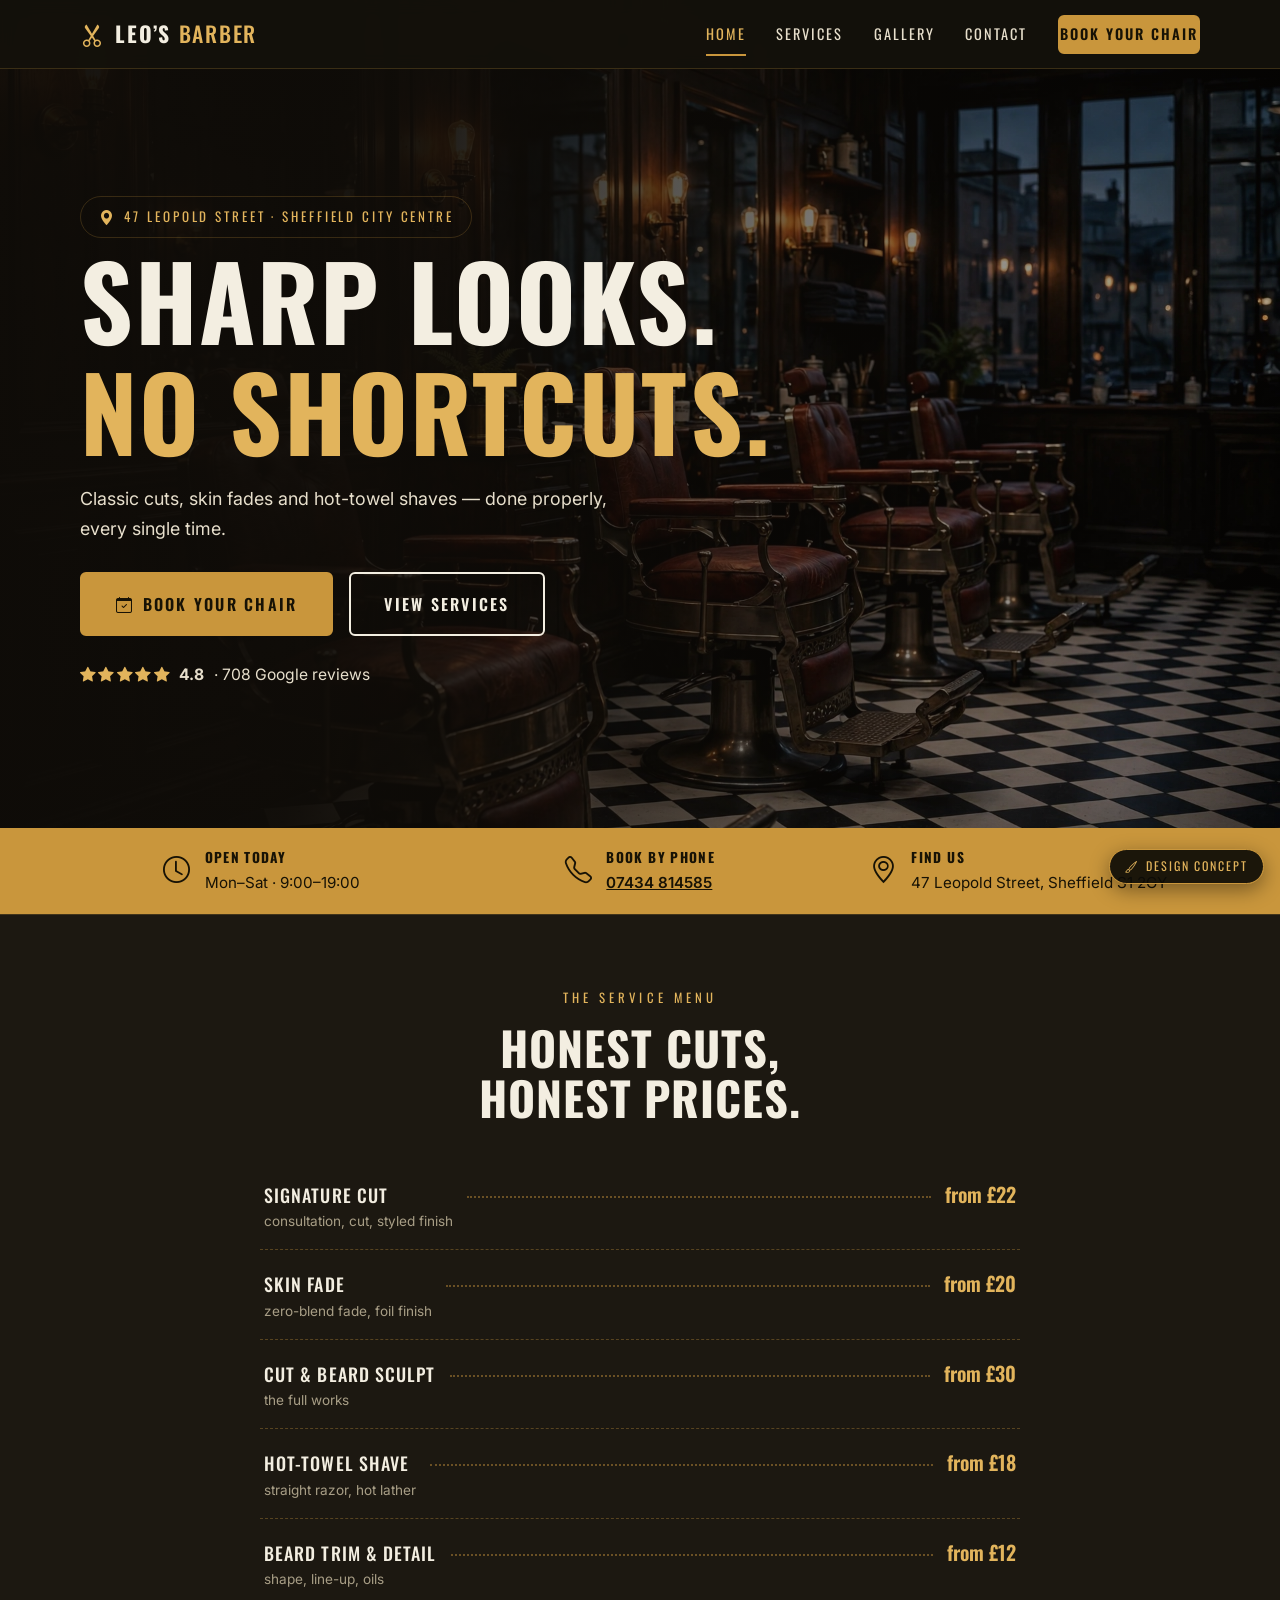
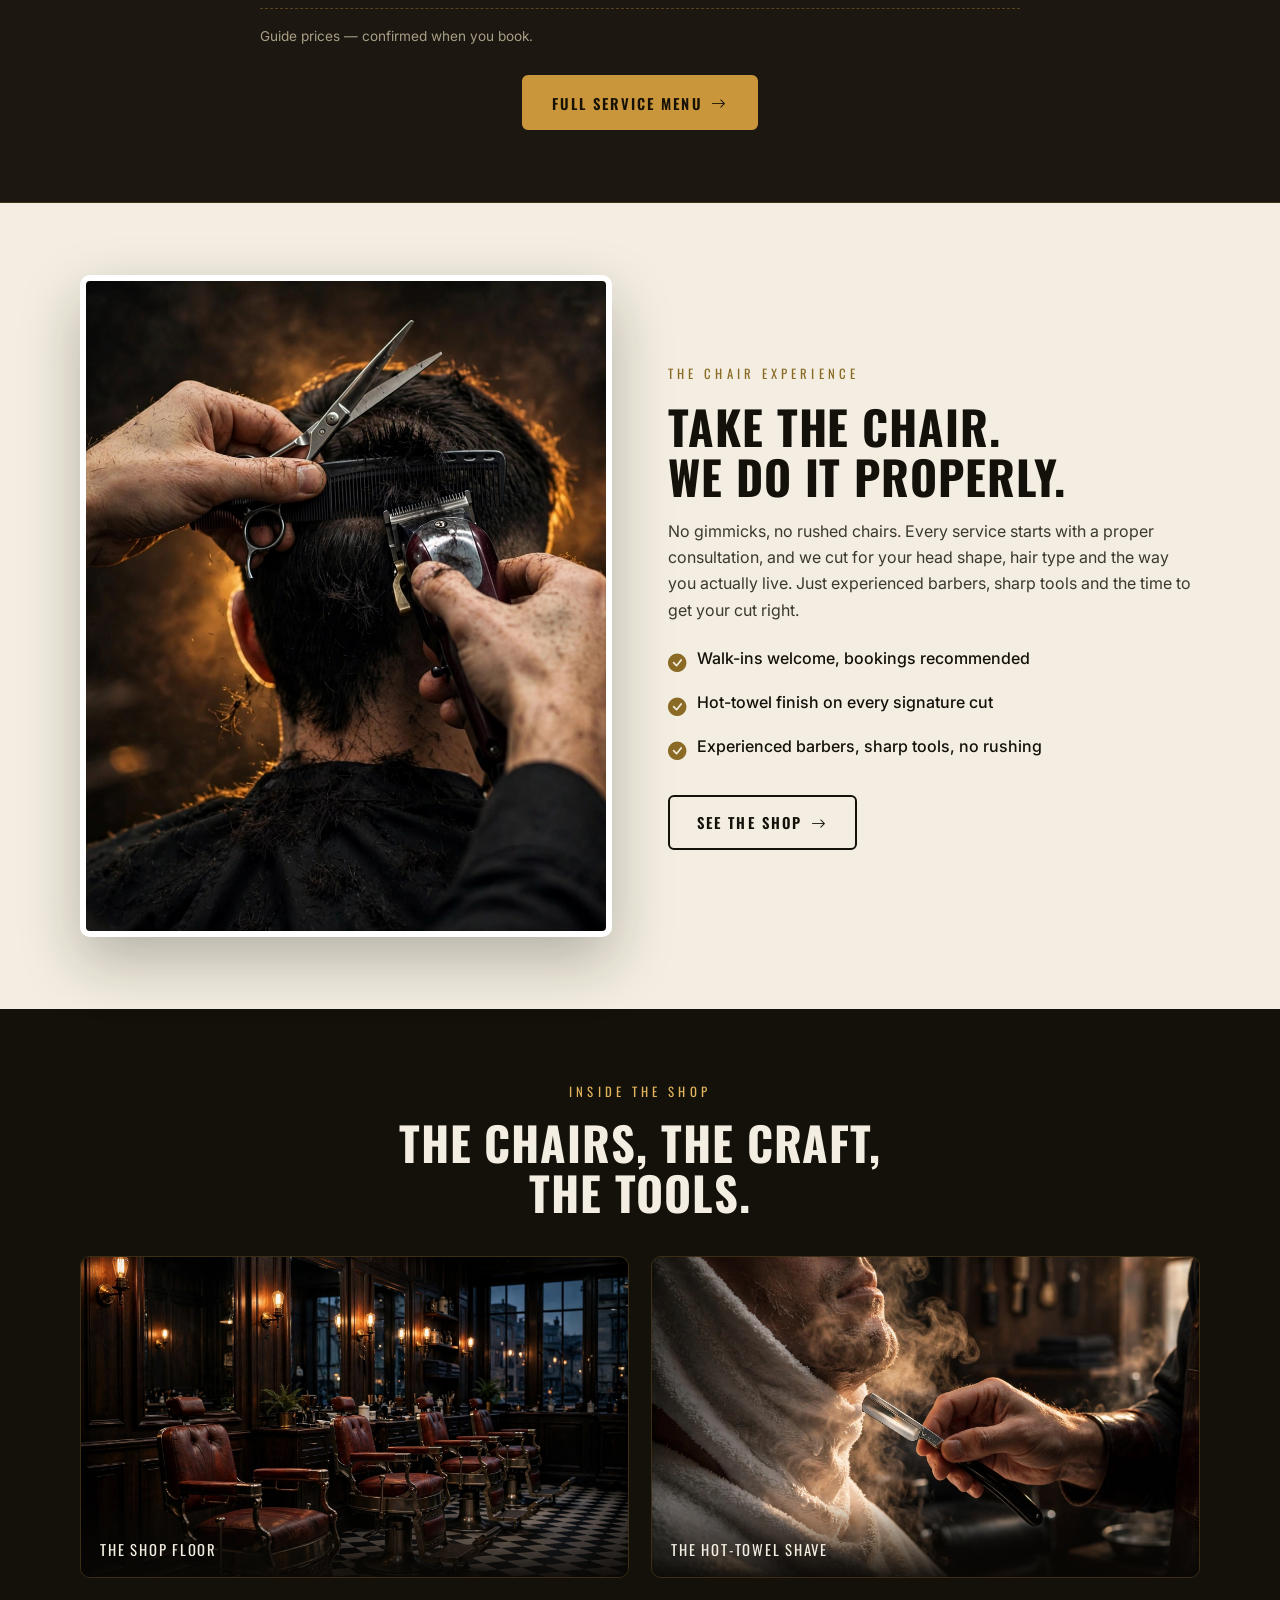
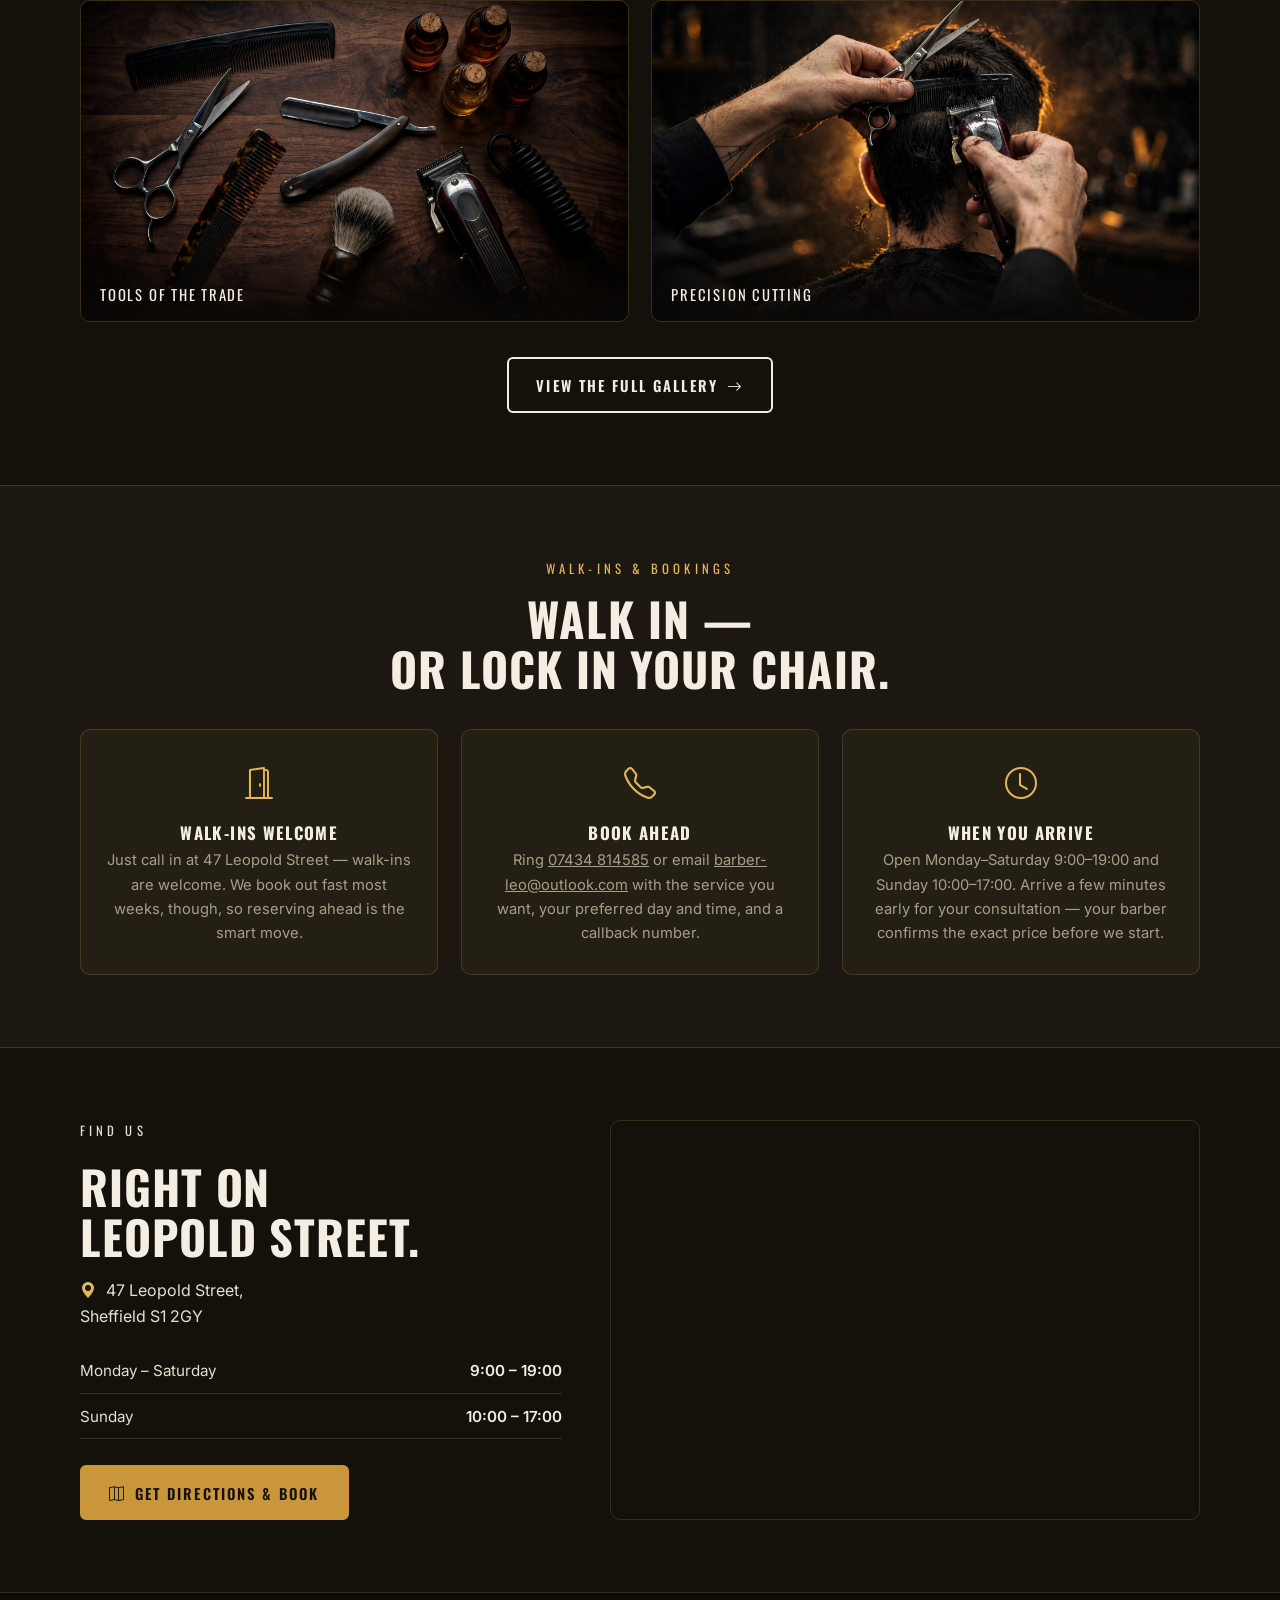
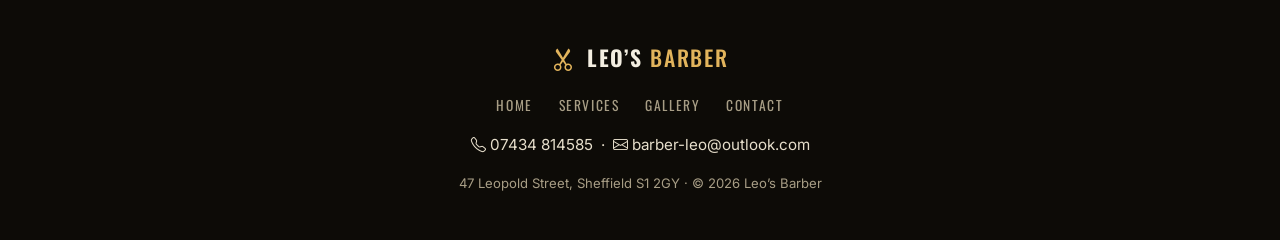
<file: index.html>
<!DOCTYPE html>
<html lang="en-GB">
<head>
<meta charset="UTF-8">
<meta name="viewport" content="width=device-width, initial-scale=1.0">
<title>Leo's Barber — Classic Cuts in Sheffield City Centre</title>
<meta name="description" content="Leo's Barber, 47 Leopold Street, Sheffield. Classic cuts, skin fades and hot-towel shaves from one of Sheffield's top-rated barbershops. Book your chair.">
<link rel="stylesheet" href="styles.css">
<link rel="preconnect" href="https://fonts.googleapis.com">
<link rel="preconnect" href="https://fonts.gstatic.com" crossorigin>
<link href="https://fonts.googleapis.com/css2?family=Oswald:wght@400;500;600;700&family=Inter:wght@400;500;600;700&display=swap" rel="stylesheet">
<link rel="stylesheet" href="https://cdn.jsdelivr.net/npm/bootstrap-icons@1.11.3/font/bootstrap-icons.min.css">
</head>
<body>

<header class="site-header">
  <div class="wrap header-inner">
    <a class="brand" href="index.html"><i class="bi bi-scissors"></i><span>LEO&rsquo;S <em>BARBER</em></span></a>
    <button class="nav-toggle" aria-label="Open menu" aria-expanded="false"><i class="bi bi-list"></i></button>
    <nav class="nav-links" aria-label="Main navigation">
      <a href="index.html" class="active">Home</a>
      <a href="services.html">Services</a>
      <a href="gallery.html">Gallery</a>
      <a href="contact.html">Contact</a>
      <a href="contact.html#book" class="btn btn-gold nav-cta">Book your chair</a>
    </nav>
  </div>
</header>

<main>
  <!-- HERO -->
  <section class="hero">
    <div class="wrap hero-inner">
      <p class="eyebrow"><i class="bi bi-geo-alt-fill"></i> 47 Leopold Street &middot; Sheffield City Centre</p>
      <h1>Sharp looks.<br><span class="gold-text">No shortcuts.</span></h1>
      <p class="lede">Classic cuts, skin fades and hot-towel shaves — done properly, every single time.</p>
      <div class="cta-row">
        <a class="btn btn-gold btn-lg" href="contact.html#book"><i class="bi bi-calendar-check"></i> Book your chair</a>
        <a class="btn btn-outline btn-lg" href="services.html">View services</a>
      </div>
      <p class="rating-line">
        <span class="stars" aria-hidden="true">
          <i class="bi bi-star-fill"></i><i class="bi bi-star-fill"></i><i class="bi bi-star-fill"></i><i class="bi bi-star-fill"></i><i class="bi bi-star-fill"></i>
        </span>
        <strong>4.8</strong> &middot; 708 Google reviews
      </p>
    </div>
  </section>

  <!-- QUICK INFO STRIP -->
  <section class="info-strip">
    <div class="wrap info-grid">
      <div class="info-tile">
        <i class="bi bi-clock"></i>
        <div><strong>Open today</strong><span>Mon&ndash;Sat &middot; 9:00&ndash;19:00</span></div>
      </div>
      <div class="info-tile">
        <i class="bi bi-telephone"></i>
        <div><strong>Book by phone</strong><span><a href="tel:+447434814585">07434 814585</a></span></div>
      </div>
      <div class="info-tile">
        <i class="bi bi-geo-alt"></i>
        <div><strong>Find us</strong><span>47 Leopold Street, Sheffield S1 2GY</span></div>
      </div>
    </div>
  </section>

  <!-- SERVICES PREVIEW : classic price list -->
  <section class="section price-section">
    <div class="wrap narrow">
      <p class="kicker">The service menu</p>
      <h2>Honest cuts,<br>honest prices.</h2>
      <ul class="price-list">
        <li><span class="pl-name">Signature Cut <small>consultation, cut, styled finish</small></span><span class="pl-dots" aria-hidden="true"></span><span class="pl-price">from &pound;22</span></li>
        <li><span class="pl-name">Skin Fade <small>zero-blend fade, foil finish</small></span><span class="pl-dots" aria-hidden="true"></span><span class="pl-price">from &pound;20</span></li>
        <li><span class="pl-name">Cut &amp; Beard Sculpt <small>the full works</small></span><span class="pl-dots" aria-hidden="true"></span><span class="pl-price">from &pound;30</span></li>
        <li><span class="pl-name">Hot-Towel Shave <small>straight razor, hot lather</small></span><span class="pl-dots" aria-hidden="true"></span><span class="pl-price">from &pound;18</span></li>
        <li><span class="pl-name">Beard Trim &amp; Detail <small>shape, line-up, oils</small></span><span class="pl-dots" aria-hidden="true"></span><span class="pl-price">from &pound;12</span></li>
      </ul>
      <p class="fineprint">Guide prices &mdash; confirmed when you book.</p>
      <div class="center"><a class="btn btn-gold" href="services.html">Full service menu <i class="bi bi-arrow-right"></i></a></div>
    </div>
  </section>

  <!-- CHAIR EXPERIENCE -->
  <section class="section about-section">
    <div class="wrap about-grid">
      <div class="about-img"><img src="images/cut.webp" alt="Barber shaping a sharp cut with clippers at Leo's Barber"></div>
      <div class="about-copy">
        <p class="kicker">The chair experience</p>
        <h2>Take the chair.<br>We do it properly.</h2>
        <p>No gimmicks, no rushed chairs. Every service starts with a proper consultation, and we cut for your head shape, hair type and the way you actually live. Just experienced barbers, sharp tools and the time to get your cut right.</p>
        <ul class="check-list">
          <li><i class="bi bi-check-circle-fill"></i> Walk-ins welcome, bookings recommended</li>
          <li><i class="bi bi-check-circle-fill"></i> Hot-towel finish on every signature cut</li>
          <li><i class="bi bi-check-circle-fill"></i> Experienced barbers, sharp tools, no rushing</li>
        </ul>
        <a class="btn btn-outline-dark" href="gallery.html">See the shop <i class="bi bi-arrow-right"></i></a>
      </div>
    </div>
  </section>


  <!-- GALLERY PREVIEW -->
  <section class="section gallery-preview">
    <div class="wrap">
      <p class="kicker">Inside the shop</p>
      <h2>The chairs, the craft,<br>the tools.</h2>
      <div class="gallery-grid" style="margin-top:2.4rem">
        <figure class="g-item">
          <img src="images/hero.webp" alt="The barbershop floor at Leo's Barber with vintage chairs and warm lighting">
          <figcaption>The shop floor</figcaption>
        </figure>
        <figure class="g-item">
          <img src="images/shave.webp" alt="Hot-towel straight-razor shave in progress at Leo's Barber">
          <figcaption>The hot-towel shave</figcaption>
        </figure>
        <figure class="g-item">
          <img src="images/tools.webp" alt="Barber tools laid out on a dark wood counter at Leo's Barber">
          <figcaption>Tools of the trade</figcaption>
        </figure>
        <figure class="g-item">
          <img src="images/cut.webp" alt="Barber shaping a sharp cut with clippers at Leo's Barber">
          <figcaption>Precision cutting</figcaption>
        </figure>
      </div>
      <div class="center" style="margin-top:2.2rem"><a class="btn btn-outline" href="gallery.html">View the full gallery <i class="bi bi-arrow-right"></i></a></div>
    </div>
  </section>



  <!-- WALK-INS & BOOKING -->
  <section class="section how-section">
    <div class="wrap">
      <p class="kicker">Walk-ins &amp; bookings</p>
      <h2>Walk in &mdash;<br>or lock in your chair.</h2>
      <div class="steps">
        <div class="step">
          <i class="bi bi-door-open"></i>
          <h3>Walk-ins welcome</h3>
          <p>Just call in at 47 Leopold Street &mdash; walk-ins are welcome. We book out fast most weeks, though, so reserving ahead is the smart move.</p>
        </div>
        <div class="step">
          <i class="bi bi-telephone"></i>
          <h3>Book ahead</h3>
          <p>Ring <a href="tel:+447434814585">07434 814585</a> or email <a href="mailto:barber-leo@outlook.com">barber-leo@outlook.com</a> with the service you want, your preferred day and time, and a callback number.</p>
        </div>
        <div class="step">
          <i class="bi bi-clock"></i>
          <h3>When you arrive</h3>
          <p>Open Monday&ndash;Saturday 9:00&ndash;19:00 and Sunday 10:00&ndash;17:00. Arrive a few minutes early for your consultation &mdash; your barber confirms the exact price before we start.</p>
        </div>
      </div>
    </div>
  </section>

  <!-- FIND US -->
  <section class="section findus-section">
    <div class="wrap findus-grid">
      <div class="findus-copy">
        <p class="kicker">Find us</p>
        <h2>Right on<br>Leopold Street.</h2>
        <p><i class="bi bi-geo-alt-fill"></i> 47 Leopold Street,<br>Sheffield S1 2GY</p>
        <table class="hours-table">
          <tr><td>Monday &ndash; Saturday</td><td>9:00 &ndash; 19:00</td></tr>
          <tr><td>Sunday</td><td>10:00 &ndash; 17:00</td></tr>
        </table>
        <a class="btn btn-gold" href="contact.html"><i class="bi bi-map"></i> Get directions &amp; book</a>
      </div>
      <div class="map-frame">
        <iframe title="Map — Leo's Barber, 47 Leopold Street, Sheffield" src="https://www.google.com/maps?q=47+Leopold+Street,+Sheffield+S1+2GY,+UK&amp;output=embed" loading="lazy" referrerpolicy="no-referrer-when-downgrade"></iframe>
      </div>
    </div>
  </section>
</main>

<footer class="site-footer">
  <div class="wrap footer-inner">
    <a class="brand" href="index.html"><i class="bi bi-scissors"></i><span>LEO&rsquo;S <em>BARBER</em></span></a>
    <nav class="footer-nav" aria-label="Footer">
      <a href="index.html">Home</a>
      <a href="services.html">Services</a>
      <a href="gallery.html">Gallery</a>
      <a href="contact.html">Contact</a>
    </nav>
    <p class="footer-contact"><i class="bi bi-telephone"></i> <a href="tel:+447434814585">07434 814585</a> &nbsp;&middot;&nbsp; <i class="bi bi-envelope"></i> <a href="mailto:barber-leo@outlook.com">barber-leo@outlook.com</a></p>
    <p class="footer-small">47 Leopold Street, Sheffield S1 2GY &middot; &copy; 2026 Leo&rsquo;s Barber</p>
  </div>
</footer>

<span class="concept-badge"><i class="bi bi-brush"></i> Design concept</span>
<script src="menu.js"></script>
</body>
</html>
</file>
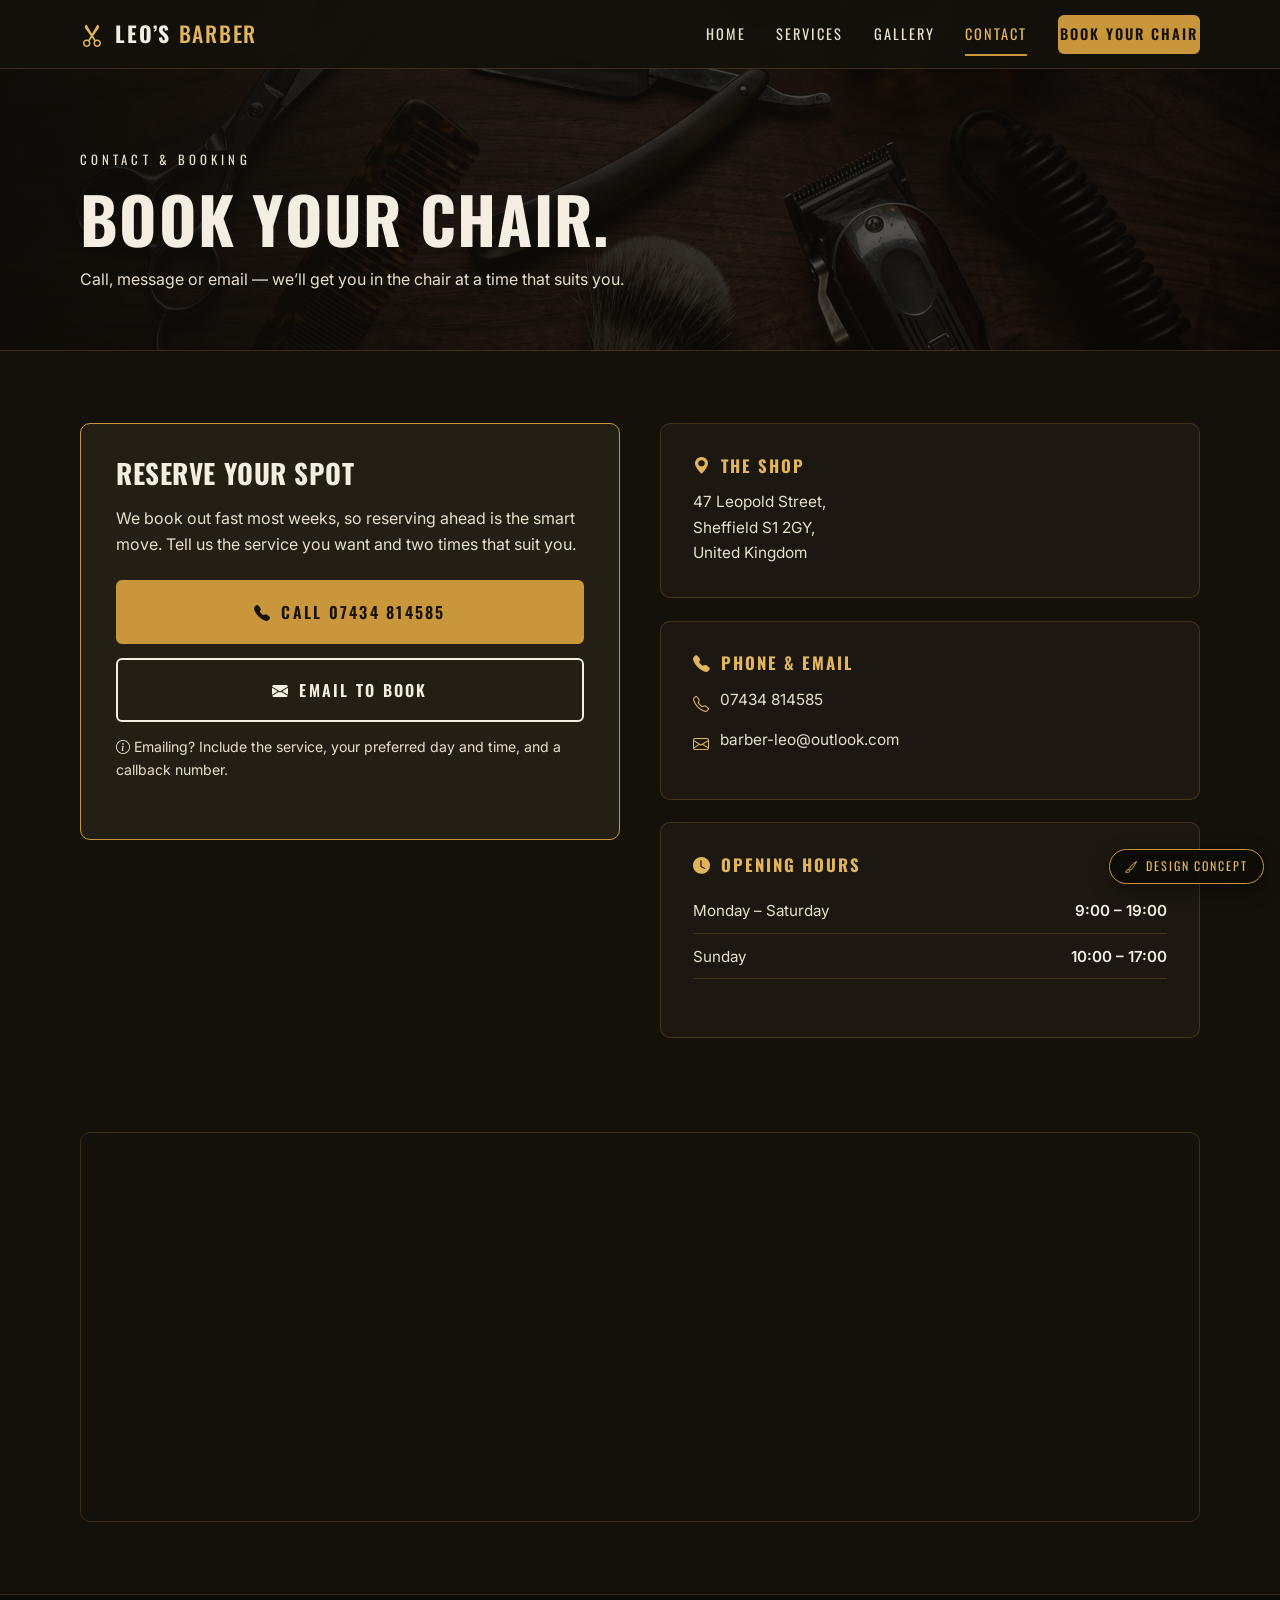
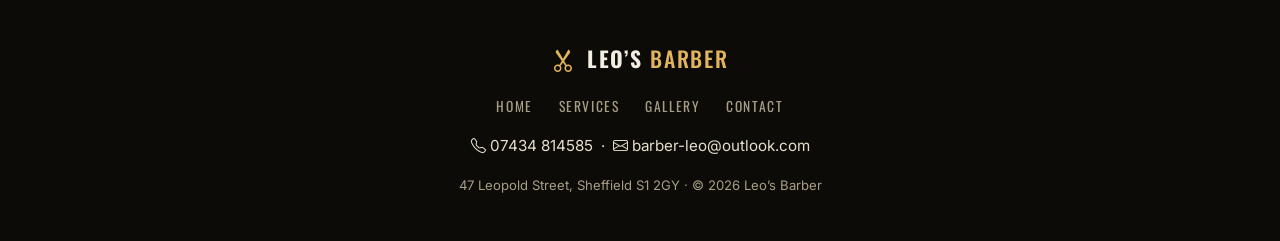
<file: contact.html>
<!DOCTYPE html>
<html lang="en-GB">
<head>
<meta charset="UTF-8">
<meta name="viewport" content="width=device-width, initial-scale=1.0">
<title>Contact &amp; Booking — Leo's Barber, Sheffield</title>
<meta name="description" content="Book your chair at Leo's Barber, 47 Leopold Street, Sheffield S1 2GY. Call 07434 814585 or email barber-leo@outlook.com. Open Mon–Sat 9:00–19:00, Sun 10:00–17:00.">
<link rel="stylesheet" href="styles.css">
<link rel="preconnect" href="https://fonts.googleapis.com">
<link rel="preconnect" href="https://fonts.gstatic.com" crossorigin>
<link href="https://fonts.googleapis.com/css2?family=Oswald:wght@400;500;600;700&family=Inter:wght@400;500;600;700&display=swap" rel="stylesheet">
<link rel="stylesheet" href="https://cdn.jsdelivr.net/npm/bootstrap-icons@1.11.3/font/bootstrap-icons.min.css">
</head>
<body>

<header class="site-header">
  <div class="wrap header-inner">
    <a class="brand" href="index.html"><i class="bi bi-scissors"></i><span>LEO&rsquo;S <em>BARBER</em></span></a>
    <button class="nav-toggle" aria-label="Open menu" aria-expanded="false"><i class="bi bi-list"></i></button>
    <nav class="nav-links" aria-label="Main navigation">
      <a href="index.html">Home</a>
      <a href="services.html">Services</a>
      <a href="gallery.html">Gallery</a>
      <a href="contact.html" class="active">Contact</a>
      <a href="contact.html#book" class="btn btn-gold nav-cta">Book your chair</a>
    </nav>
  </div>
</header>

<main>
  <section class="page-hero">
    <div class="wrap">
      <p class="kicker">Contact &amp; booking</p>
      <h1>Book your chair.</h1>
      <p>Call, message or email &mdash; we&rsquo;ll get you in the chair at a time that suits you.</p>
    </div>
  </section>

  <section class="section" id="book">
    <div class="wrap contact-grid">
      <div class="book-panel">
        <h2>Reserve your spot</h2>
        <p>We book out fast most weeks, so reserving ahead is the smart move. Tell us the service you want and two times that suit you.</p>
        <div class="book-actions">
          <a class="btn btn-gold btn-lg" href="tel:+447434814585"><i class="bi bi-telephone-fill"></i> Call 07434 814585</a>
          <a class="btn btn-outline btn-lg" href="mailto:barber-leo@outlook.com?subject=Booking%20request%20—%20Leo's%20Barber"><i class="bi bi-envelope-fill"></i> Email to book</a>
        </div>
        <p class="book-note"><i class="bi bi-info-circle"></i> Emailing? Include the service, your preferred day and time, and a callback number.</p>
      </div>

      <div>
        <div class="contact-card">
          <h3><i class="bi bi-geo-alt-fill"></i> The shop</h3>
          <p>47 Leopold Street,<br>Sheffield S1 2GY,<br>United Kingdom</p>
        </div>
        <div class="contact-card">
          <h3><i class="bi bi-telephone-fill"></i> Phone &amp; email</h3>
          <div class="rowline"><i class="bi bi-telephone"></i><p><a href="tel:+447434814585">07434 814585</a></p></div>
          <div class="rowline"><i class="bi bi-envelope"></i><p><a href="mailto:barber-leo@outlook.com">barber-leo@outlook.com</a></p></div>
        </div>
        <div class="contact-card">
          <h3><i class="bi bi-clock-fill"></i> Opening hours</h3>
          <table class="hours-table">
            <tr><td>Monday &ndash; Saturday</td><td>9:00 &ndash; 19:00</td></tr>
            <tr><td>Sunday</td><td>10:00 &ndash; 17:00</td></tr>
          </table>
        </div>
      </div>
    </div>
  </section>

  <section class="section" style="padding-top:0">
    <div class="wrap">
      <div class="map-frame" style="min-height:380px">
        <iframe title="Map — Leo's Barber, 47 Leopold Street, Sheffield" src="https://www.google.com/maps?q=47+Leopold+Street,+Sheffield+S1+2GY,+UK&amp;output=embed" loading="lazy" referrerpolicy="no-referrer-when-downgrade" style="min-height:380px"></iframe>
      </div>
    </div>
  </section>
</main>

<footer class="site-footer">
  <div class="wrap footer-inner">
    <a class="brand" href="index.html"><i class="bi bi-scissors"></i><span>LEO&rsquo;S <em>BARBER</em></span></a>
    <nav class="footer-nav" aria-label="Footer">
      <a href="index.html">Home</a>
      <a href="services.html">Services</a>
      <a href="gallery.html">Gallery</a>
      <a href="contact.html">Contact</a>
    </nav>
    <p class="footer-contact"><i class="bi bi-telephone"></i> <a href="tel:+447434814585">07434 814585</a> &nbsp;&middot;&nbsp; <i class="bi bi-envelope"></i> <a href="mailto:barber-leo@outlook.com">barber-leo@outlook.com</a></p>
    <p class="footer-small">47 Leopold Street, Sheffield S1 2GY &middot; &copy; 2026 Leo&rsquo;s Barber</p>
  </div>
</footer>

<span class="concept-badge"><i class="bi bi-brush"></i> Design concept</span>
<script src="menu.js"></script>
</body>
</html>
</file>
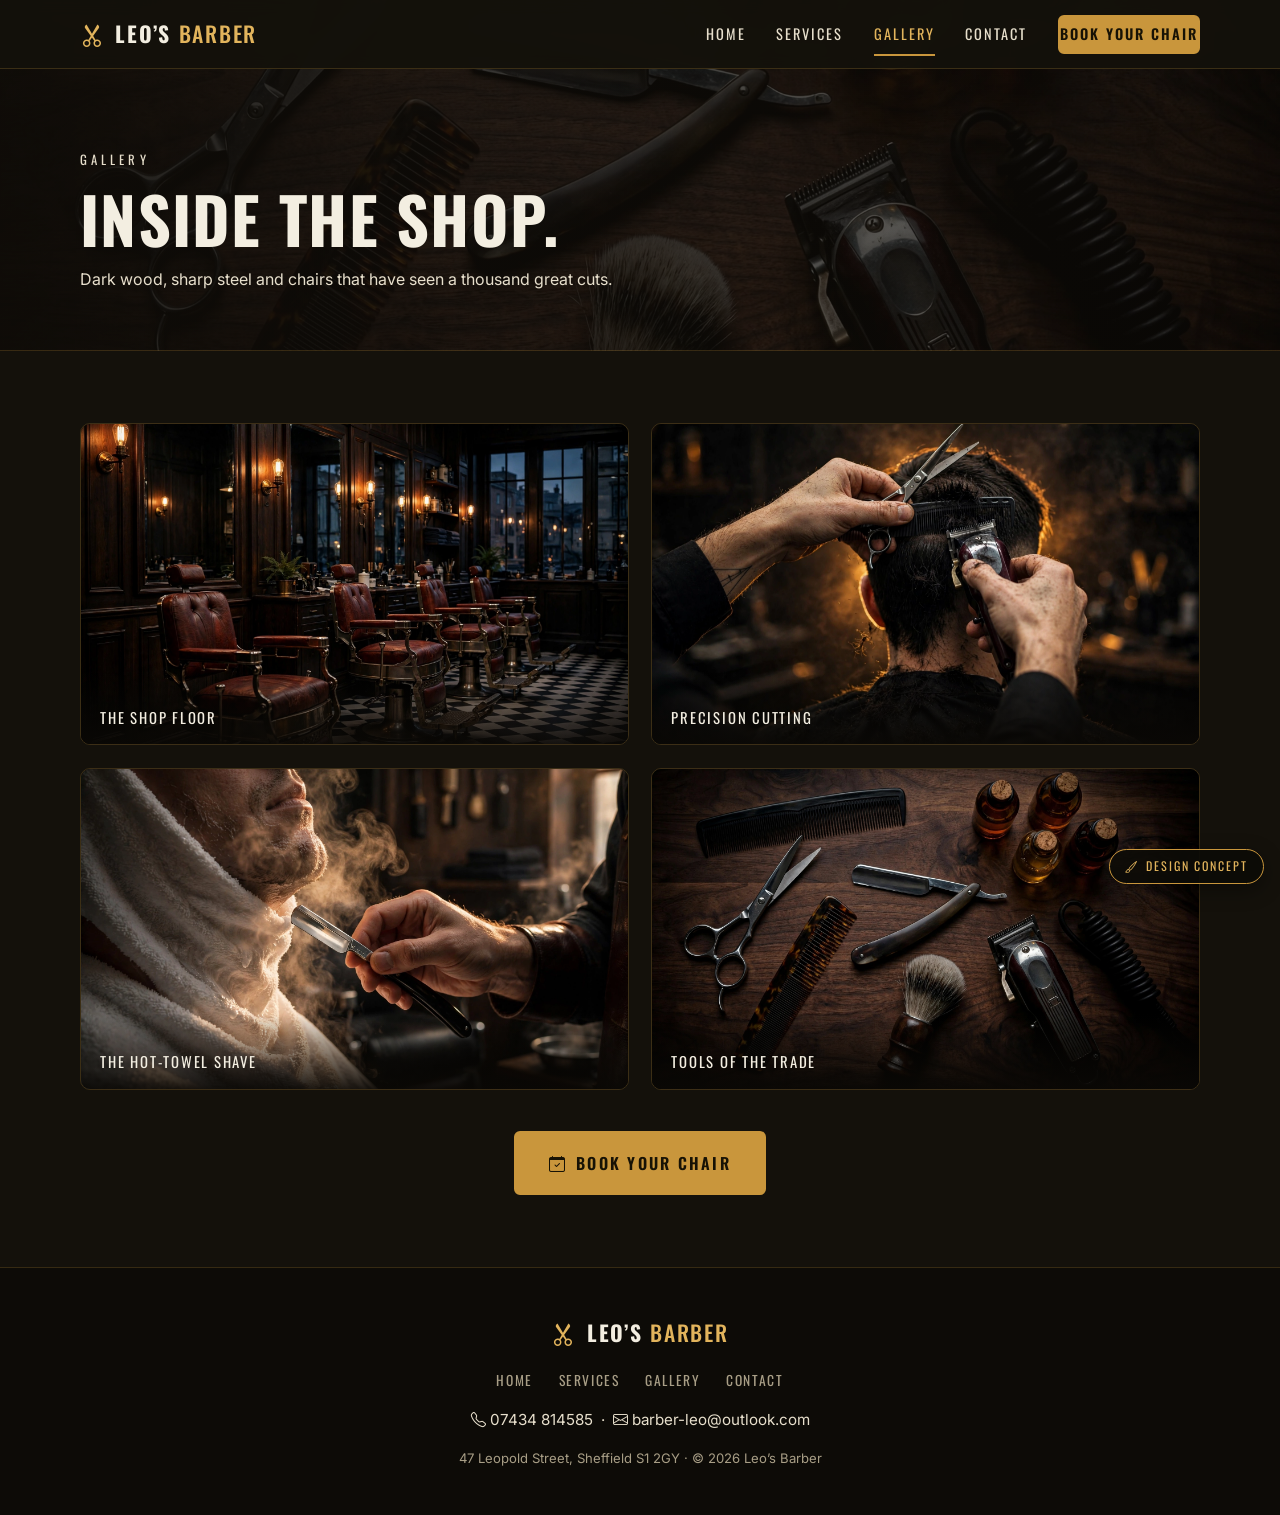
<file: gallery.html>
<!DOCTYPE html>
<html lang="en-GB">
<head>
<meta charset="UTF-8">
<meta name="viewport" content="width=device-width, initial-scale=1.0">
<title>Gallery — Leo's Barber, Sheffield</title>
<meta name="description" content="Inside Leo's Barber on Leopold Street, Sheffield: the chairs, the craft and the tools of the trade.">
<link rel="stylesheet" href="styles.css">
<link rel="preconnect" href="https://fonts.googleapis.com">
<link rel="preconnect" href="https://fonts.gstatic.com" crossorigin>
<link href="https://fonts.googleapis.com/css2?family=Oswald:wght@400;500;600;700&family=Inter:wght@400;500;600;700&display=swap" rel="stylesheet">
<link rel="stylesheet" href="https://cdn.jsdelivr.net/npm/bootstrap-icons@1.11.3/font/bootstrap-icons.min.css">
</head>
<body>

<header class="site-header">
  <div class="wrap header-inner">
    <a class="brand" href="index.html"><i class="bi bi-scissors"></i><span>LEO&rsquo;S <em>BARBER</em></span></a>
    <button class="nav-toggle" aria-label="Open menu" aria-expanded="false"><i class="bi bi-list"></i></button>
    <nav class="nav-links" aria-label="Main navigation">
      <a href="index.html">Home</a>
      <a href="services.html">Services</a>
      <a href="gallery.html" class="active">Gallery</a>
      <a href="contact.html">Contact</a>
      <a href="contact.html#book" class="btn btn-gold nav-cta">Book your chair</a>
    </nav>
  </div>
</header>

<main>
  <section class="page-hero">
    <div class="wrap">
      <p class="kicker">Gallery</p>
      <h1>Inside the shop.</h1>
      <p>Dark wood, sharp steel and chairs that have seen a thousand great cuts.</p>
    </div>
  </section>

  <section class="section">
    <div class="wrap">
      <div class="gallery-grid">
        <figure class="g-item">
          <img src="images/hero.webp" alt="The barbershop floor at Leo's Barber with vintage chairs and warm lighting">
          <figcaption>The shop floor</figcaption>
        </figure>
        <figure class="g-item">
          <img src="images/cut.webp" alt="Barber shaping a sharp cut with clippers">
          <figcaption>Precision cutting</figcaption>
        </figure>
        <figure class="g-item">
          <img src="images/shave.webp" alt="Hot-towel straight-razor shave in progress">
          <figcaption>The hot-towel shave</figcaption>
        </figure>
        <figure class="g-item">
          <img src="images/tools.webp" alt="Barber tools laid out on a dark wood counter">
          <figcaption>Tools of the trade</figcaption>
        </figure>
      </div>
      <div class="center" style="margin-top:2.6rem">
        <a class="btn btn-gold btn-lg" href="contact.html#book"><i class="bi bi-calendar-check"></i> Book your chair</a>
      </div>
    </div>
  </section>
</main>

<footer class="site-footer">
  <div class="wrap footer-inner">
    <a class="brand" href="index.html"><i class="bi bi-scissors"></i><span>LEO&rsquo;S <em>BARBER</em></span></a>
    <nav class="footer-nav" aria-label="Footer">
      <a href="index.html">Home</a>
      <a href="services.html">Services</a>
      <a href="gallery.html">Gallery</a>
      <a href="contact.html">Contact</a>
    </nav>
    <p class="footer-contact"><i class="bi bi-telephone"></i> <a href="tel:+447434814585">07434 814585</a> &nbsp;&middot;&nbsp; <i class="bi bi-envelope"></i> <a href="mailto:barber-leo@outlook.com">barber-leo@outlook.com</a></p>
    <p class="footer-small">47 Leopold Street, Sheffield S1 2GY &middot; &copy; 2026 Leo&rsquo;s Barber</p>
  </div>
</footer>

<span class="concept-badge"><i class="bi bi-brush"></i> Design concept</span>
<script src="menu.js"></script>
</body>
</html>
</file>
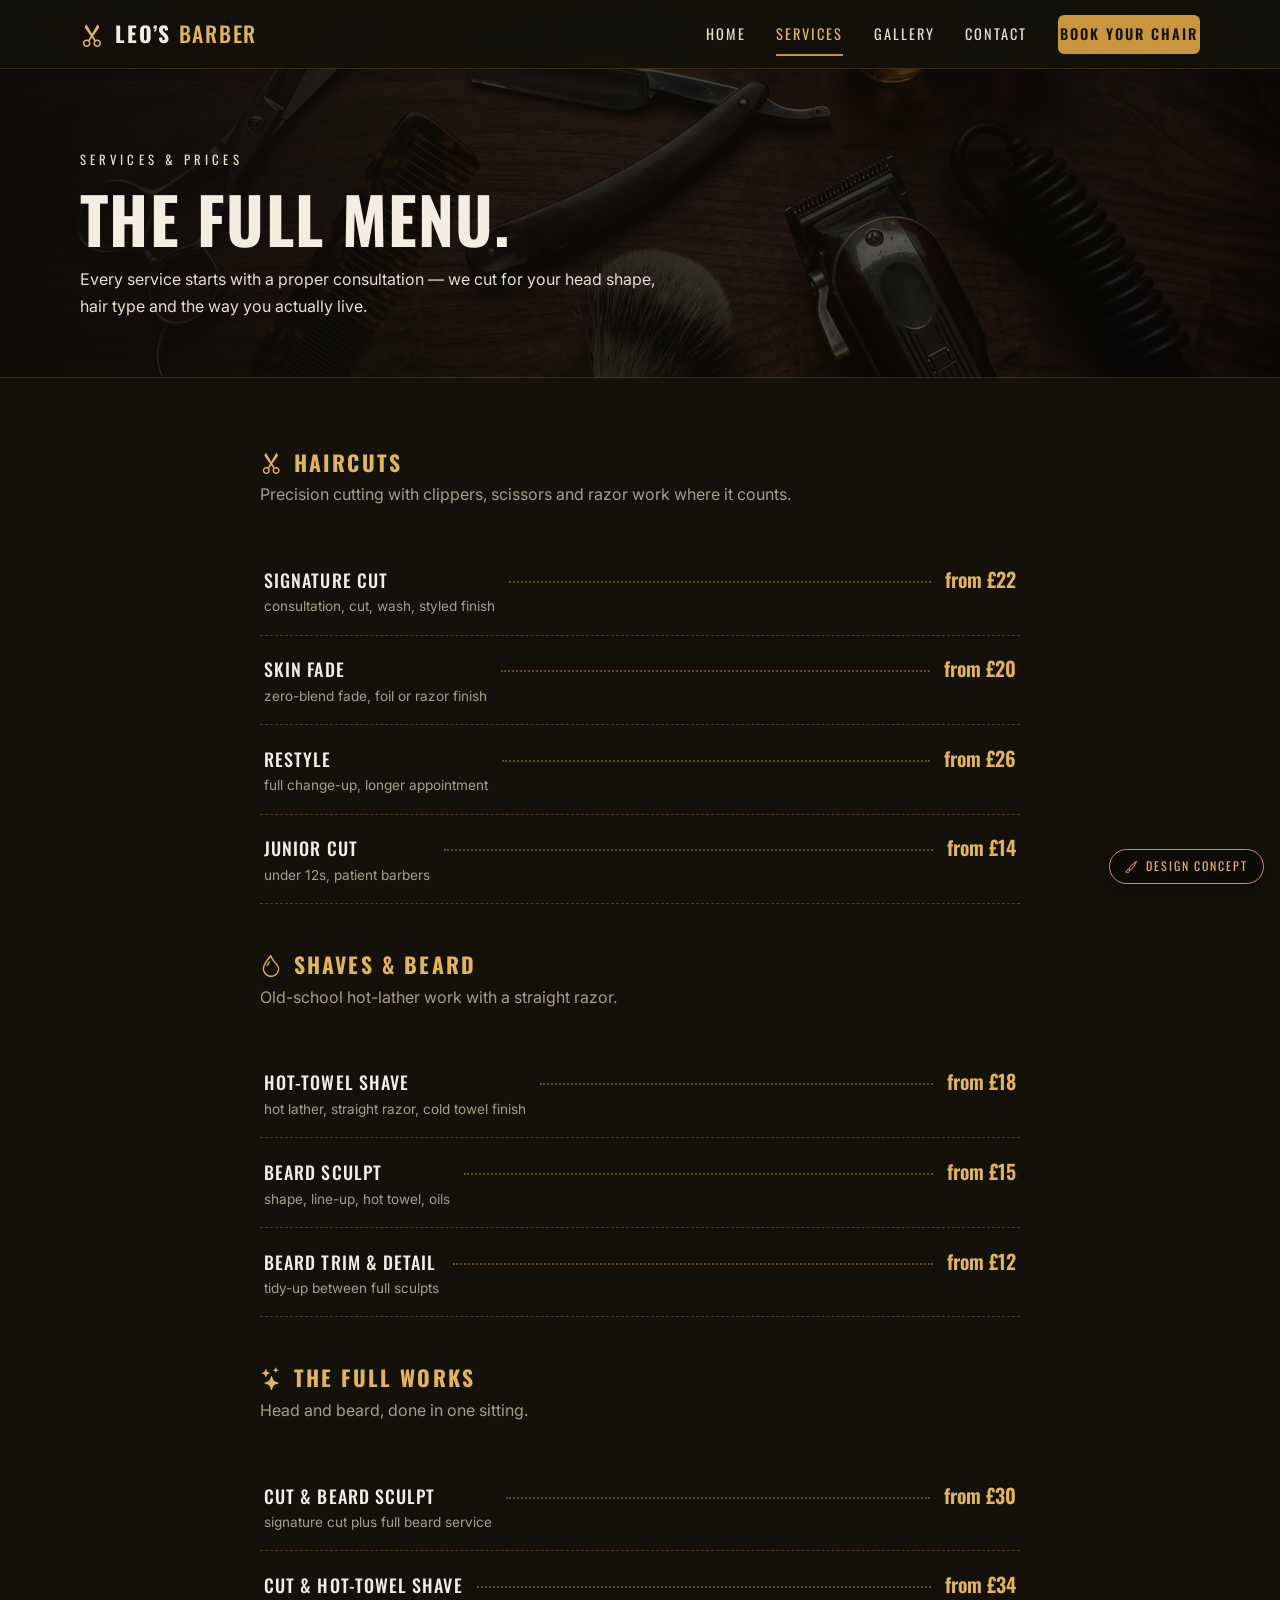
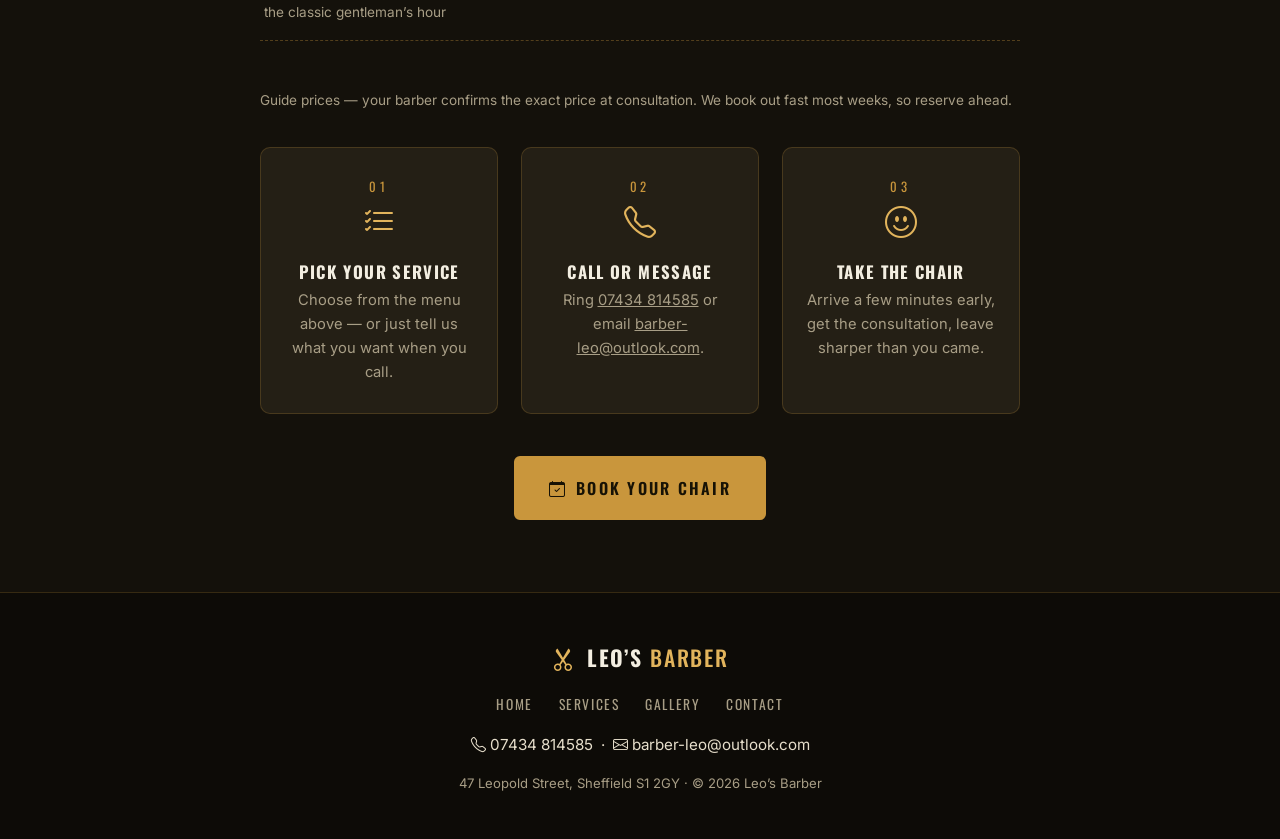
<file: services.html>
<!DOCTYPE html>
<html lang="en-GB">
<head>
<meta charset="UTF-8">
<meta name="viewport" content="width=device-width, initial-scale=1.0">
<title>Services &amp; Prices — Leo's Barber, Sheffield</title>
<meta name="description" content="The full service menu at Leo's Barber, Sheffield: signature cuts, skin fades, hot-towel shaves and beard sculpting. Guide prices confirmed when you book.">
<link rel="stylesheet" href="styles.css">
<link rel="preconnect" href="https://fonts.googleapis.com">
<link rel="preconnect" href="https://fonts.gstatic.com" crossorigin>
<link href="https://fonts.googleapis.com/css2?family=Oswald:wght@400;500;600;700&family=Inter:wght@400;500;600;700&display=swap" rel="stylesheet">
<link rel="stylesheet" href="https://cdn.jsdelivr.net/npm/bootstrap-icons@1.11.3/font/bootstrap-icons.min.css">
</head>
<body>

<header class="site-header">
  <div class="wrap header-inner">
    <a class="brand" href="index.html"><i class="bi bi-scissors"></i><span>LEO&rsquo;S <em>BARBER</em></span></a>
    <button class="nav-toggle" aria-label="Open menu" aria-expanded="false"><i class="bi bi-list"></i></button>
    <nav class="nav-links" aria-label="Main navigation">
      <a href="index.html">Home</a>
      <a href="services.html" class="active">Services</a>
      <a href="gallery.html">Gallery</a>
      <a href="contact.html">Contact</a>
      <a href="contact.html#book" class="btn btn-gold nav-cta">Book your chair</a>
    </nav>
  </div>
</header>

<main>
  <section class="page-hero">
    <div class="wrap">
      <p class="kicker">Services &amp; prices</p>
      <h1>The full menu.</h1>
      <p>Every service starts with a proper consultation &mdash; we cut for your head shape, hair type and the way you actually live.</p>
    </div>
  </section>

  <section class="section">
    <div class="wrap narrow">

      <div class="service-group">
        <h3><i class="bi bi-scissors"></i> Haircuts</h3>
        <p>Precision cutting with clippers, scissors and razor work where it counts.</p>
        <ul class="price-list">
          <li><span class="pl-name">Signature Cut <small>consultation, cut, wash, styled finish</small></span><span class="pl-dots" aria-hidden="true"></span><span class="pl-price">from &pound;22</span></li>
          <li><span class="pl-name">Skin Fade <small>zero-blend fade, foil or razor finish</small></span><span class="pl-dots" aria-hidden="true"></span><span class="pl-price">from &pound;20</span></li>
          <li><span class="pl-name">Restyle <small>full change-up, longer appointment</small></span><span class="pl-dots" aria-hidden="true"></span><span class="pl-price">from &pound;26</span></li>
          <li><span class="pl-name">Junior Cut <small>under 12s, patient barbers</small></span><span class="pl-dots" aria-hidden="true"></span><span class="pl-price">from &pound;14</span></li>
        </ul>
      </div>

      <div class="service-group">
        <h3><i class="bi bi-droplet"></i> Shaves &amp; Beard</h3>
        <p>Old-school hot-lather work with a straight razor.</p>
        <ul class="price-list">
          <li><span class="pl-name">Hot-Towel Shave <small>hot lather, straight razor, cold towel finish</small></span><span class="pl-dots" aria-hidden="true"></span><span class="pl-price">from &pound;18</span></li>
          <li><span class="pl-name">Beard Sculpt <small>shape, line-up, hot towel, oils</small></span><span class="pl-dots" aria-hidden="true"></span><span class="pl-price">from &pound;15</span></li>
          <li><span class="pl-name">Beard Trim &amp; Detail <small>tidy-up between full sculpts</small></span><span class="pl-dots" aria-hidden="true"></span><span class="pl-price">from &pound;12</span></li>
        </ul>
      </div>

      <div class="service-group">
        <h3><i class="bi bi-stars"></i> The Full Works</h3>
        <p>Head and beard, done in one sitting.</p>
        <ul class="price-list">
          <li><span class="pl-name">Cut &amp; Beard Sculpt <small>signature cut plus full beard service</small></span><span class="pl-dots" aria-hidden="true"></span><span class="pl-price">from &pound;30</span></li>
          <li><span class="pl-name">Cut &amp; Hot-Towel Shave <small>the classic gentleman&rsquo;s hour</small></span><span class="pl-dots" aria-hidden="true"></span><span class="pl-price">from &pound;34</span></li>
        </ul>
      </div>

      <p class="fineprint">Guide prices &mdash; your barber confirms the exact price at consultation. We book out fast most weeks, so reserve ahead.</p>

      <div class="steps">
        <div class="step">
          <p class="num">01</p>
          <i class="bi bi-list-check"></i>
          <h3>Pick your service</h3>
          <p>Choose from the menu above &mdash; or just tell us what you want when you call.</p>
        </div>
        <div class="step">
          <p class="num">02</p>
          <i class="bi bi-telephone"></i>
          <h3>Call or message</h3>
          <p>Ring <a href="tel:+447434814585">07434 814585</a> or email <a href="mailto:barber-leo@outlook.com">barber-leo@outlook.com</a>.</p>
        </div>
        <div class="step">
          <p class="num">03</p>
          <i class="bi bi-emoji-smile"></i>
          <h3>Take the chair</h3>
          <p>Arrive a few minutes early, get the consultation, leave sharper than you came.</p>
        </div>
      </div>

      <div class="center" style="margin-top:2.6rem">
        <a class="btn btn-gold btn-lg" href="contact.html#book"><i class="bi bi-calendar-check"></i> Book your chair</a>
      </div>
    </div>
  </section>
</main>

<footer class="site-footer">
  <div class="wrap footer-inner">
    <a class="brand" href="index.html"><i class="bi bi-scissors"></i><span>LEO&rsquo;S <em>BARBER</em></span></a>
    <nav class="footer-nav" aria-label="Footer">
      <a href="index.html">Home</a>
      <a href="services.html">Services</a>
      <a href="gallery.html">Gallery</a>
      <a href="contact.html">Contact</a>
    </nav>
    <p class="footer-contact"><i class="bi bi-telephone"></i> <a href="tel:+447434814585">07434 814585</a> &nbsp;&middot;&nbsp; <i class="bi bi-envelope"></i> <a href="mailto:barber-leo@outlook.com">barber-leo@outlook.com</a></p>
    <p class="footer-small">47 Leopold Street, Sheffield S1 2GY &middot; &copy; 2026 Leo&rsquo;s Barber</p>
  </div>
</footer>

<span class="concept-badge"><i class="bi bi-brush"></i> Design concept</span>
<script src="menu.js"></script>
</body>
</html>
</file>
<file: styles.css>
/* Leo's Barber — classic barber theme: near-black + bone + amber/gold */
:root{
  --ink:#14110b;
  --ink-2:#1c1811;
  --ink-3:#241f15;
  --bone:#f3eee1;
  --bone-2:#e7dfcc;
  --gold:#c9963c;
  --gold-2:#e2b45c;
  --muted:#a89e86;
  --line:rgba(201,150,60,.22);
  --radius:10px;
  --font-d:'Oswald',sans-serif;
  --font-b:'Inter',sans-serif;
}
*{margin:0;padding:0;box-sizing:border-box}
html{scroll-behavior:smooth}
body{font-family:var(--font-b);background:var(--ink);color:var(--bone);line-height:1.65;-webkit-font-smoothing:antialiased}
img{max-width:100%;display:block}
a{color:inherit}
.wrap{width:min(1120px,92%);margin:0 auto}
.wrap.narrow{width:min(760px,92%)}
h1,h2,h3{font-family:var(--font-d);text-transform:uppercase;letter-spacing:.02em;line-height:1.08}
h2{font-size:clamp(1.9rem,4.4vw,2.9rem);margin-bottom:1rem}
.section{padding:4.5rem 0}
.center{text-align:center}
.kicker{font-family:var(--font-d);color:var(--gold-2);text-transform:uppercase;letter-spacing:.32em;font-size:.8rem;margin-bottom:.9rem}
.lede{font-size:1.12rem;color:var(--bone-2);max-width:34rem}
.gold-text{color:var(--gold-2)}
.fineprint{color:var(--muted);font-size:.85rem;margin:1rem 0 1.75rem}

/* ---------- buttons ---------- */
.btn{display:inline-flex;align-items:center;gap:.55rem;font-family:var(--font-d);text-transform:uppercase;letter-spacing:.14em;font-size:.92rem;font-weight:600;text-decoration:none;padding:.85rem 1.7rem;border-radius:6px;border:2px solid transparent;cursor:pointer;transition:transform .18s ease,background .18s ease,color .18s ease,border-color .18s ease}
.btn:hover{transform:translateY(-2px)}
.btn-gold{background:var(--gold);color:#171205;border-color:var(--gold)}
.btn-gold:hover{background:var(--gold-2);border-color:var(--gold-2)}
.btn-outline{border-color:var(--bone);color:var(--bone)}
.btn-outline:hover{background:var(--bone);color:var(--ink)}
.btn-outline-dark{border-color:var(--ink);color:var(--ink)}
.btn-outline-dark:hover{background:var(--ink);color:var(--bone)}
.btn-lg{padding:1.05rem 2.1rem;font-size:1rem}

/* ---------- header / nav ---------- */
.site-header{position:fixed;top:0;left:0;right:0;z-index:1000;background:rgba(20,17,11,.94);backdrop-filter:blur(8px);border-bottom:1px solid var(--line)}
.header-inner{display:flex;align-items:center;justify-content:space-between;padding:.9rem 0}
.brand{display:flex;align-items:center;gap:.6rem;text-decoration:none;font-family:var(--font-d);font-size:1.35rem;font-weight:700;letter-spacing:.08em}
.brand i{color:var(--gold-2);font-size:1.5rem}
.brand em{font-style:normal;color:var(--gold-2);font-weight:500}
.nav-links{display:flex;align-items:center;gap:1.9rem}
.nav-links a{text-decoration:none;font-family:var(--font-d);text-transform:uppercase;letter-spacing:.14em;font-size:.9rem;color:var(--bone-2);padding:.35rem 0;position:relative}
.nav-links a:not(.btn):hover,.nav-links a:not(.btn).active{color:var(--gold-2)}
.nav-links a:not(.btn).active::after{content:"";position:absolute;left:0;right:0;bottom:-4px;height:2px;background:var(--gold)}
.nav-cta{color:#171205 !important}
.nav-toggle{display:none;background:none;border:1px solid var(--line);color:var(--bone);font-size:1.6rem;line-height:1;padding:.35rem .6rem;border-radius:6px;cursor:pointer}

/* ---------- hero ---------- */
.hero{min-height:92vh;display:flex;align-items:center;background:linear-gradient(100deg,rgba(15,12,8,.96) 30%,rgba(15,12,8,.55) 60%,rgba(15,12,8,.25)),url('images/hero.webp') center/cover no-repeat;padding:8.5rem 0 5rem}
.hero h1{font-size:clamp(3rem,9vw,6.4rem);font-weight:700;margin:.4rem 0 1.2rem}
.eyebrow{display:inline-flex;align-items:center;gap:.5rem;font-family:var(--font-d);text-transform:uppercase;letter-spacing:.22em;font-size:.82rem;color:var(--gold-2);border:1px solid var(--line);border-radius:99px;padding:.45rem 1.1rem}
.eyebrow i{font-size:.95rem}
.cta-row{display:flex;gap:1rem;flex-wrap:wrap;margin:1.8rem 0 1.6rem}
.rating-line{display:flex;align-items:center;gap:.6rem;color:var(--bone-2);font-size:.98rem}
.stars{color:var(--gold-2);display:inline-flex;gap:.15rem}

/* ---------- info strip ---------- */
.info-strip{background:var(--gold);color:#171205}
.info-grid{display:grid;grid-template-columns:repeat(3,1fr);gap:1rem;padding:1.15rem 0}
.info-tile{display:flex;align-items:center;gap:.9rem;justify-content:center}
.info-tile i{font-size:1.7rem}
.info-tile strong{display:block;font-family:var(--font-d);text-transform:uppercase;letter-spacing:.1em;font-size:.85rem}
.info-tile span{font-size:.95rem}
.info-tile a{color:#171205;font-weight:600}

/* ---------- classic price list ---------- */
.price-section{background:var(--ink-2);border-top:1px solid var(--line);border-bottom:1px solid var(--line)}
.price-section h2{text-align:center}
.price-section .kicker{text-align:center;display:block}
.price-list{list-style:none;margin:2.4rem 0 0}
.price-list li{display:flex;align-items:baseline;gap:.9rem;padding:1.05rem .25rem;border-bottom:1px dashed rgba(201,150,60,.35)}
.pl-name{font-family:var(--font-d);text-transform:uppercase;letter-spacing:.06em;font-size:1.12rem;font-weight:500}
.pl-name small{display:block;font-family:var(--font-b);text-transform:none;letter-spacing:0;font-size:.85rem;color:var(--muted);font-weight:400}
.pl-dots{flex:1;border-bottom:2px dotted rgba(201,150,60,.45);transform:translateY(-5px);min-width:2rem}
.pl-price{font-family:var(--font-d);font-size:1.25rem;color:var(--gold-2);font-weight:600;white-space:nowrap}

/* ---------- about ---------- */
.about-section{background:var(--bone);color:var(--ink)}
.about-grid{display:grid;grid-template-columns:1fr 1fr;gap:3.5rem;align-items:center}
.about-img{border-radius:var(--radius);overflow:hidden;box-shadow:0 24px 60px rgba(20,17,11,.28);border:6px solid #fff}
.about-img img{width:100%;height:100%;object-fit:cover;aspect-ratio:4/5}
.about-section .kicker{color:#8a6a24}
.about-copy p{color:#3d382c;margin-bottom:1.1rem}
.check-list{list-style:none;margin:1.4rem 0 1.8rem;display:grid;gap:.7rem}
.check-list li{display:flex;gap:.7rem;align-items:flex-start;font-weight:500}
.check-list i{color:#8a6a24;font-size:1.15rem;margin-top:.15rem}

/* ---------- find us ---------- */
.findus-section{background:var(--ink)}
.findus-grid{display:grid;grid-template-columns:.9fr 1.1fr;gap:3rem;align-items:stretch}
.findus-copy p{color:var(--bone-2);margin-bottom:1.2rem}
.findus-copy p i{color:var(--gold-2);margin-right:.4rem}
.hours-table{width:100%;border-collapse:collapse;margin:0 0 1.6rem;font-size:.95rem}
.hours-table td{padding:.6rem 0;border-bottom:1px solid var(--line);color:var(--bone-2)}
.hours-table td:last-child{text-align:right;font-weight:600;color:var(--bone)}
.map-frame{border-radius:var(--radius);overflow:hidden;border:1px solid var(--line);min-height:340px}
.map-frame iframe{width:100%;height:100%;min-height:340px;border:0;filter:grayscale(.4) sepia(.18)}

/* ---------- footer ---------- */
.site-footer{background:#0d0b07;border-top:1px solid var(--line);padding:2.8rem 0;text-align:center}
.footer-inner{display:grid;gap:1rem;justify-items:center}
.footer-nav{display:flex;gap:1.6rem;flex-wrap:wrap;justify-content:center}
.footer-nav a{text-decoration:none;font-family:var(--font-d);text-transform:uppercase;letter-spacing:.12em;font-size:.85rem;color:var(--muted)}
.footer-nav a:hover{color:var(--gold-2)}
.footer-contact{color:var(--bone-2);font-size:.95rem}
.footer-contact a{text-decoration:none}
.footer-contact a:hover{color:var(--gold-2)}
.footer-small{color:var(--muted);font-size:.82rem}

/* ---------- concept badge ---------- */
.concept-badge{position:fixed;right:1rem;bottom:1rem;z-index:1500;display:inline-flex;align-items:center;gap:.45rem;background:rgba(13,11,7,.92);color:var(--gold-2);border:1px solid var(--gold);border-radius:99px;padding:.42rem .95rem;font-size:.75rem;font-family:var(--font-d);text-transform:uppercase;letter-spacing:.16em;box-shadow:0 6px 20px rgba(0,0,0,.4)}

/* ---------- sub pages ---------- */
.page-hero{background:linear-gradient(100deg,rgba(15,12,8,.95),rgba(15,12,8,.6)),url('images/tools.webp') center/cover;padding:8.5rem 0 3.6rem;border-bottom:1px solid var(--line)}
.page-hero h1{font-size:clamp(2.4rem,6vw,4rem)}
.page-hero p{color:var(--bone-2);max-width:36rem;margin-top:.8rem}

/* services detail */
.service-group{margin-bottom:3rem}
.service-group h3{font-size:1.35rem;color:var(--gold-2);letter-spacing:.1em;margin-bottom:.4rem;display:flex;align-items:center;gap:.6rem}
.service-group h3 i{font-size:1.4rem}
.service-group>p{color:var(--muted);margin-bottom:1rem;max-width:40rem}

/* steps */
.steps{display:grid;grid-template-columns:repeat(3,1fr);gap:1.4rem;margin-top:2.2rem}
.step{background:var(--ink-3);border:1px solid var(--line);border-radius:var(--radius);padding:1.8rem 1.5rem;text-align:center}
.step i{font-size:2rem;color:var(--gold-2)}
.step h3{font-size:1.05rem;margin:.8rem 0 .4rem;letter-spacing:.08em}
.step p{color:var(--muted);font-size:.92rem}
.step .num{font-family:var(--font-d);color:var(--gold);font-size:.8rem;letter-spacing:.3em}

/* gallery */
.gallery-grid{display:grid;grid-template-columns:repeat(2,1fr);gap:1.4rem}
.g-item{position:relative;border-radius:var(--radius);overflow:hidden;border:1px solid var(--line)}
.g-item img{width:100%;height:320px;object-fit:cover;transition:transform .5s ease}
.g-item:hover img{transform:scale(1.05)}
.g-item figcaption{position:absolute;left:0;right:0;bottom:0;padding:2.2rem 1.2rem .95rem;background:linear-gradient(transparent,rgba(10,8,5,.92));font-family:var(--font-d);text-transform:uppercase;letter-spacing:.12em;font-size:.92rem}

/* contact */
.contact-grid{display:grid;grid-template-columns:1fr 1fr;gap:2.5rem;align-items:start}
.book-panel{background:var(--ink-3);border:1px solid var(--gold);border-radius:var(--radius);padding:2.2rem}
.book-panel h2{font-size:1.7rem}
.book-panel p{color:var(--bone-2);margin:.8rem 0 1.4rem}
.book-actions{display:grid;gap:.9rem}
.book-actions .btn{justify-content:center}
.book-note{margin-top:1.2rem;font-size:.88rem;color:var(--muted)}
.contact-card{background:var(--ink-2);border:1px solid var(--line);border-radius:var(--radius);padding:2rem;margin-bottom:1.4rem}
.contact-card h3{font-size:1.05rem;letter-spacing:.12em;color:var(--gold-2);margin-bottom:.9rem;display:flex;align-items:center;gap:.55rem}
.contact-card p,.contact-card a{color:var(--bone-2);font-size:.96rem}
.contact-card a{text-decoration:none}
.contact-card a:hover{color:var(--gold-2)}
.contact-card .rowline{display:flex;gap:.7rem;align-items:flex-start;margin-bottom:.6rem}
.contact-card .rowline i{color:var(--gold-2);margin-top:.25rem}

/* ---------- homepage enrichment: how it works / gallery preview / FAQ ---------- */
.how-section{background:var(--ink-2);border-top:1px solid var(--line);border-bottom:1px solid var(--line)}
.how-section h2,.gallery-preview h2,.faq-section h2{text-align:center}
.how-section .kicker,.gallery-preview .kicker,.faq-section .kicker{text-align:center;display:block}
.gallery-preview{background:var(--ink)}
.faq-section{background:var(--bone);color:var(--ink)}
.faq-section .kicker{color:#8a6a24}
.faq-list{max-width:760px;margin:2.2rem auto 0;display:grid;gap:1rem}
.faq-item{background:#fff;border:1px solid var(--bone-2);border-left:4px solid var(--gold);border-radius:var(--radius);padding:1.25rem 1.5rem}
.faq-item summary{font-family:var(--font-d);text-transform:uppercase;letter-spacing:.06em;font-size:1.02rem;font-weight:600;cursor:pointer;list-style:none;display:flex;justify-content:space-between;align-items:center;gap:1rem}
.faq-item summary::-webkit-details-marker{display:none}
.faq-item summary::after{content:"+";color:var(--gold);font-size:1.4rem;line-height:1;flex-shrink:0}
.faq-item[open ] summary::after{content:"\2212"}
.faq-item p{color:#3d382c;margin-top:.7rem;font-size:.95rem}
.faq-item a{color:#8a6a24;font-weight:600}

/* ---------- responsive / mobile menu ---------- */
@media (max-width:860px){
  .nav-toggle{display:block;position:relative;z-index:2001}
  .nav-links{position:absolute;top:100%;left:0;right:0;z-index:2000;display:none;flex-direction:column;align-items:stretch;gap:0;background:#0f0d08;border-bottom:2px solid var(--gold);padding:.6rem 4% 1.4rem;box-shadow:0 30px 50px rgba(0,0,0,.55)}
  .nav-links.open{display:flex}
  .nav-links a{padding:.85rem .4rem;border-bottom:1px solid rgba(201,150,60,.16);font-size:1rem}
  .nav-links a.nav-cta{margin-top:.9rem;text-align:center;border-bottom:none}
  .info-grid{grid-template-columns:1fr;gap:.4rem}
  .info-tile{justify-content:flex-start;padding:.5rem 0}
  .about-grid,.findus-grid,.contact-grid{grid-template-columns:1fr}
  .steps{grid-template-columns:1fr}
  .gallery-grid{grid-template-columns:1fr}
  .section{padding:3.2rem 0}
  .hero{min-height:80vh}
}
</file>
